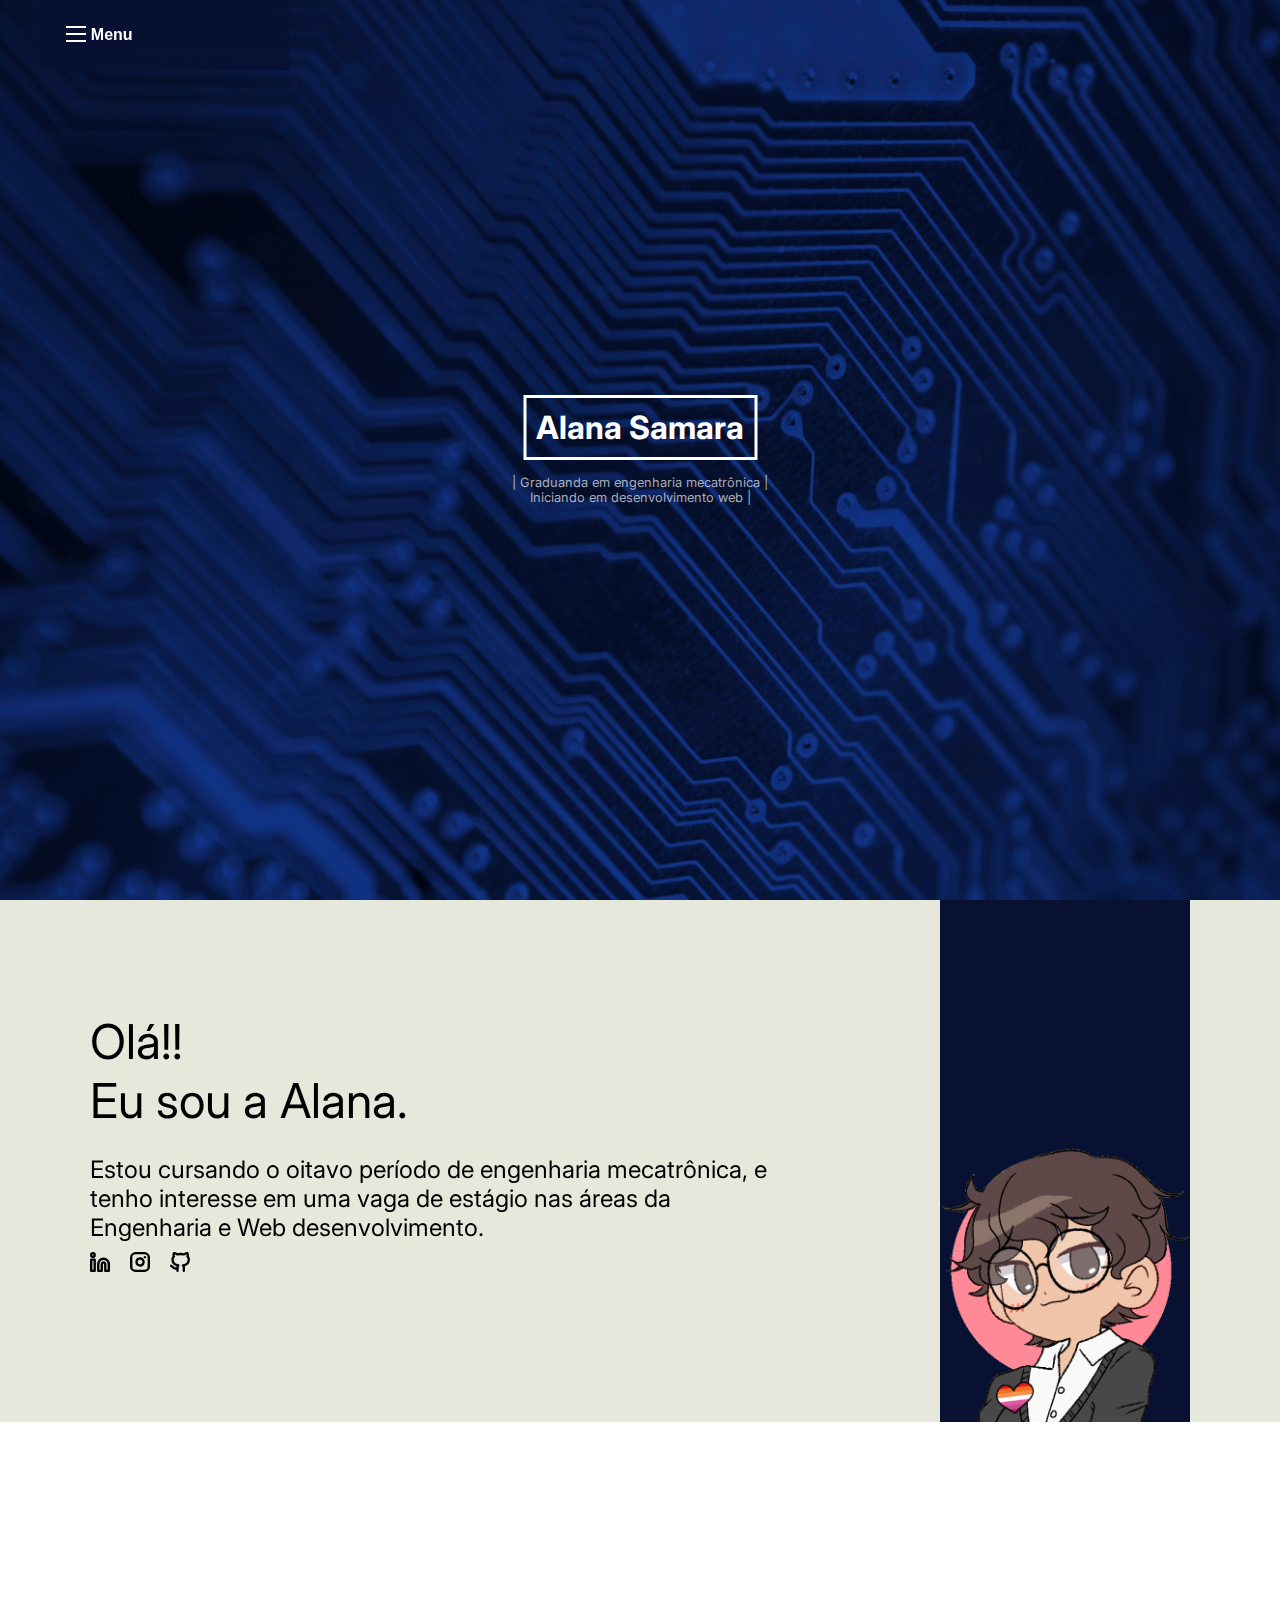
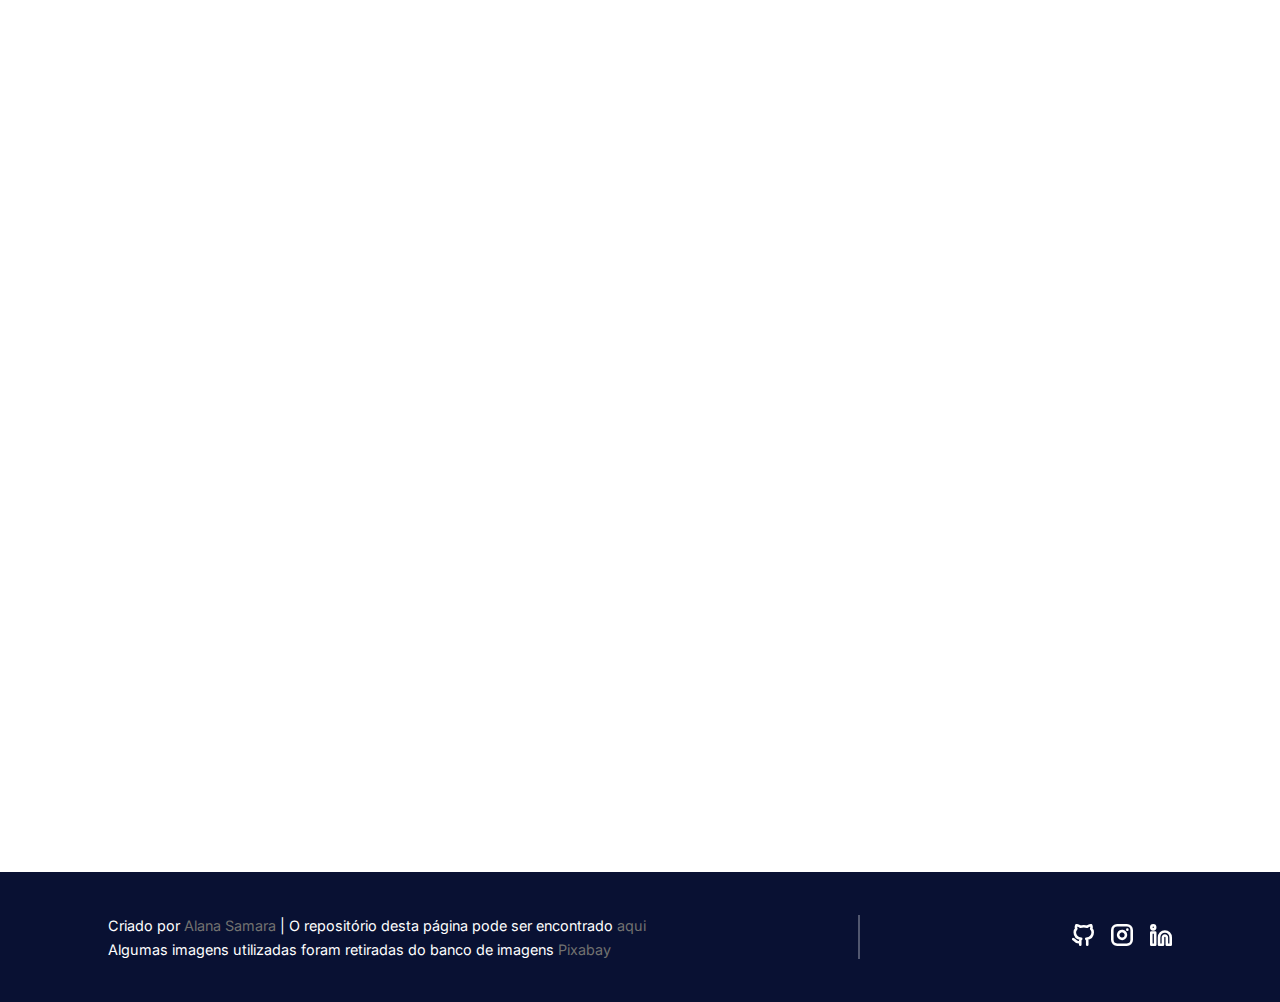
<file: index.html>
<!DOCTYPE html>
<html lang="pt-BR">
<head>
  <meta charset="UTF-8">
  <meta name="viewport" content="width=device-width, initial-scale=1.0">
  <title>Portfólio | Alana Samara</title>
  <link rel="stylesheet" href="style.css">
  <link rel="stylesheet" href="media-query.css">
  <link rel="shortcut icon" href="img/favicon.ico" type="image/x-icon">
  <link
    rel="stylesheet"
    href="https://cdnjs.cloudflare.com/ajax/libs/animate.css/4.1.1/animate.min.css"
  />
</head>
<body>

  <header>  
    <nav id="nav">
      <button aria-label="Abrir Menu" id="btn-mobile" aria-haspopup="true" aria-controls="menu" aria-expanded="false">
        <span id="burguer"> </span> Menu
      </button>

      <ul id="menu" role="menu">
        <li><a href="#inicio">Inicio</a></li>
        <li><a href="#resumo">Resumo</a></li>
        <li><a href="#sobre">Sobre</a></li>
        <li><a href="#qualificacoes">Qualificações</a></li>
        <li><a href="#habilidades">Habilidades</a></li>
        <li><a href="#projetos">Projetos</a></li>
        <li><a href="#contato">Contato</a></li>
      </ul>
    </nav>
  </header>

  <main>

    <div id="inicio" >
      <div>
        <h1 >Alana Samara</h1>
        <p >| Graduanda em engenharia mecatrônica | Iniciando em desenvolvimento web |</p>
      </div>
    </div>

    <section class="sec-resumo" id="resumo">

      <div class="resumo">

        <div data-anime="left" class="resumo-titulo">
          <h1>Olá!! <br> Eu sou a <br> Alana.</h1>
        </div>

        <div class="social" data-anime="left">

          <div class="resumo-titulo-query">
            <h1>Olá!! <br> Eu sou a Alana.</h1>
          </div>

          <div class="texto-inicial-query">

            <p>Estou cursando o oitavo período de engenharia mecatrônica, e tenho interesse em uma vaga de estágio nas áreas da Engenharia e Web desenvolvimento.</p>
  
          </div>

          <div class="icons-resumo">
            <a href="https://www.linkedin.com/in/alana-samara-732297208/" target="_blank" rel="external" ><img src="img/linkedin.svg" alt="linkedin-icon"></a>
            <a href="https://www.instagram.com/alana237samara/?next=%2F" target="_blank" rel="external"><img src="img/instagram.svg" alt="instagram-icon"></a>
            <a href="https://github.com/AlanaSamara" target="_blank" rel="external"><img src="img/github.svg" alt="github-icon"></a>
          </div>

          <div class="icons-resumo-query">
            <a href="https://www.linkedin.com/in/alana-samara-732297208/" target="_blank" rel="external" ><img src="img/linkedin-black-icon.svg" alt="linkedin-icon"></a>

            <a href="https://www.instagram.com/alana237samara/?next=%2F" target="_blank" rel="external"><img src="img/instagram-black-icon.svg" alt="instagram-icon">
            </a>
            <a href="https://github.com/AlanaSamara" target="_blank" rel="external"><img src="img/github -black-icon.svg" alt="github-icon"></a>
          </div>

    

          <img class="avatar" src="img/avatar.png" alt="Avatar ilustração">
          
        </div>

        <div class="avatar-query" data-anime="left">

          <div><img src="img/avatar.png" alt="Avatar ilustração"></div>

        </div> 

        <div class="texto-inicial">

          <p data-anime="top">Estou cursando o oitavo período de engenharia mecatrônica, e tenho interesse em uma vaga de estágio nas áreas da Engenharia e Web desenvolvimento.</p>

        </div>

      </div>
      
    </section>


    <section class="sec-sobre">

      <div id="sobre">

        <img class="foto-query" data-anime="top" src="img/foto.png" alt="Foto">

        <div class="sobre">
          
          <h2 data-anime="top">Sobre mim...</h2>
        
          <img class="foto" data-anime="top" src="img/foto.png" alt="Foto">
        
          <p data-anime="top">Meu nome é Alana Samara, sou graduanda em engenharia mecatrônica na UNIT - Centro Universitário Tiradentes e apaixonada por tecnologia. Além da graduação estou focada em estudar tecnologias front-end e tenho desenvolvido alguns projetos nessa área. Atualmente sou assessora de marketing na Nordestek EJ.</p>
        
          <a data-anime="top" href="documents/AlanaSamaraCV.pdf" download="AlanaSamaraCV.pdf" type="application/pdf" target="_blank" rel="external">Download CV</a>
        
        </div>

      </div>

    </section>

    <section class="sec-qualificacoes">

      <div class="qualificacoes" id="qualificacoes" data-anime="top">

        <h2>Minhas qualificações</h2>
      
      </div>

      <div class="container-cards" data-anime="top">

        <button class="arrow-left control" aria-label="Previous Image"> <img src="img/arrow-left.svg" alt=""></button>

        <div class="cards-wrapper">

          <div class="cards">

            <div class="item current-item">

              <h3>Unit</h3>
              <p>Julho 2019 - Julho 2024</p>

              <div class="item-content">
  
                <div class="item-content-image">
  
                  <div>
                    <img src="img/graduation.png" alt="Graduation Icon">
                  </div>
                  
                  <span></span>
  
                </div>
  
                <div class="item-content-text">
  
                  <h4>Graduação em Engenharia Mecatrônica</h4>
  
                  <span></span>
  
                  <p>Atualmente cursando o oitavo período de engenharia mecatrônica na UNIT - Centro Universitário Tiradentes no estado de Alagoas.</p>
  
                </div>

              </div>

            </div>

            <div class="item">
              
              <h3>Digital Innovation One</h3>
              <p>24 de Outubro de 2021</p>

              <div class="item-content">
  
                <div class="item-content-image">

                  <div>
                    <img src="img/studdy.png" alt="Studdy Icon">
                  </div>
                  
                  <span></span>
  
                </div>
  
                <div class="item-content-text">
  
                  <h4> Introdução a criação de websites
                    com HTML5 e CSS3 </h4>
  
                  <span></span>
  
                  <p>Curso de
                    Introdução a criação de websites
                    com HTML5 e CSS3, com carga horária de 6 horas concluido em 24 de Outubro de 2021.</p>
  
                </div>
              </div>

              <a href="https://drive.google.com/file/d/1GSGkx7YcrblMateMHSgoZwvO9tkRYPZS/view?usp=share_link" target="_blank" rel="external">

                <img src="img/certificate-icon.svg" alt="Certificado Icon">

                <p>Abrir certificado</p>

              </a>

            </div>

            <div class="item">
              
              <h3>HACKatie</h3>
              <p>Outubro  de 2021</p>
 
              <div class="item-content">
  
                <div class="item-content-image">
  
                  <div>
                    <img src="img/congrats.png" alt="Congrats Icon">
                  </div>
                  
                  <span></span>
  
                </div>
  
                <div class="item-content-text">
  
                  <h4>Maratona de Programação HACKatie </h4>
  
                  <span></span>
  
                  <p> Terceiro lugar na maratona de programação HACKatie    realizada pelo
                    projeto de extensão Katie, pertencente ao Instituto de Computação
                    da Universidade Federal de Alagoas - Campus Maceió, entre os dias
                    1 e 29 de outubro de 2021, com carga horária de 30 horas.</p>
  
                </div>
              </div>

              <a href="https://drive.google.com/file/d/10h1vCpUHm1vv51cq-CuoaEVWWRhAGezl/view?usp=share_link" target="_blank" rel="external">

                <img src="img/certificate-icon.svg" alt="Certificado Icon">

                <p>Abrir certificado</p>

              </a>

            </div>

            <div class="item">
              
              <h3>Curso em Video</h3>
              <p>Aguardando certificado</p>

              <div class="item-content">
  
                <div class="item-content-image">
  
                  <div>
                    <img src="img/studdy.png" alt="Studdy Icon">
                  </div>
                  
                  <span></span>
  
                </div>
  
                <div class="item-content-text">
  
                  <h4>Curso de JavaScript</h4>
  
                  <span></span>
  
                  <p>Curso de
                    JavaScript Patrocinado pelo Google, ministrado pelo professor   <a href="https://github.com/gustavoguanabara" target="_blank" rel="external">Gustavo Guanabara</a>  na plataforma de cursos, <a href="https://www.cursoemvideo.com/" target="_blank" rel="external">Curso em video</a>.</p>
  
                </div>
              </div>

            </div>

            <div class="item">
              
              <h3>Curso em Video</h3>
              <p>Aguardando certificado</p>

              <div class="item-content">
  
                <div class="item-content-image">
  
                  <div>
                    <img src="img/studdy.png" alt="Studdy Icon">
                  </div>
                  
                  <span></span>
  
                </div>
  
                <div class="item-content-text">
  
                  <h4>Curso de Html5 e Css3</h4>
  
                  <span></span>
  
                  <p>Curso de
                    Html5 e Css3 dividido em 5 módulos, ministrado pelo professor <a href="https://github.com/gustavoguanabara" target="_blank" rel="external">Gustavo Guanabara</a> na plataforma de cursos, <a href="https://www.cursoemvideo.com/" target="_blank" rel="external">Curso em video</a>. Atualmente 4 módulos de 5 foram concluídos.</p>
  
                </div>
              </div>

            </div>

            <div class="item">
              
              <h3>Digital Innovation One</h3>
              <p>24 de Outubro de 2021</p>

              <div class="item-content">
  
                <div class="item-content-image">

                  <div>
                    <img src="img/studdy.png" alt="Studdy Icon">
                  </div>
                  
                  <span></span>
  
                </div>
  
                <div class="item-content-text">
  
                  <h4> Introdução ao Git e ao GitHub
                  </h4>
  
                  <span></span>
  
                  <p>Curso de
                    Introdução ao Git e ao GitHub, com carga horária de 5 horas concluido em 26 de Outubro de 2021.</p>
  
                </div>
              </div>

              <a href="https://drive.google.com/file/d/1nxEGlVHGbeZEZyqa8mxr5dJ-YHuzvsdc/view?usp=share_link" target="_blank" rel="external">

                <img src="img/certificate-icon.svg" alt="Certificado Icon">

                <p>Abrir certificado</p>

              </a>

            </div>

            <div class="item">
              
              <h3>Unit</h3>

              <p>Novembro de 2021</p>

              <div class="item-content">
  
                <div class="item-content-image">
  
                  <div>
                    <img src="img/studdy.png" alt="Studdy Icon">
                  </div>
                  
                  <span></span>
  
                </div>
  
                <div class="item-content-text">
  
                  <h4>9ª Semana de Pesquisa
                    - SEMPESq</h4>
  
                  <span></span>
  
                  <p> Participação da 9ª Semana de Pesquisa
                    - SEMPESq, promovida pela Coordenação de Pesquisa do Centro Universitário
                    Tiradentes - Unit/AL, realizada no período de 08 a 12 de novembro de 2021, com carga
                    horária de 30h.
                    </p>
  
                </div>
              </div>

              <a href="https://drive.google.com/file/d/1slUssch2z5iqGOuBf_5K6DU5u8qbSxMh/view?usp=share_link" target="_blank" rel="external">

                <img src="img/certificate-icon.svg" alt="Certificado Icon">

                <p>Abrir certificado</p>

              </a>
              
            </div>


          </div>
        </div>

        <button class="arrow-right control" aria-label="Next Image"> <img src="img/arrow-right.svg" alt=""></button>

      </div>

    </section>  


    <section class="sec-habilidades" id="habilidades">

      <div class="habilidades" data-anime="top">
        <div class="content-habilidades">

          <h2>Skills</h2>
          <p>Algunas das tecnologias que mais gosto de utilizar e/ou estou estudando</p>

          <div class="container-skills">

            <div class="limite-top"></div>

            <div class="skills-gallery">
    
              <div class="skill">

                <div class="skill-content-image">
    
                  <img src="img/javascript-programming-language-icon.svg" alt="JavaScript Icon ">
                  
  
                </div>
  
                <div class="skill-content-text">
  
                  <h4>JavaScript</h4>

                  <div></div>
  
                  <p> É uma linguagem de programação. Juntamente com HTML e CSS, o JavaScript é uma das três principais tecnologias da World Wide Web.</p>
  
                </div>
  
              </div>  
              
              <div class="skill">

                <div class="skill-content-image">
    
                  <img src="img/html-icon.svg" alt="Html5 Icon">
                  
  
                </div>
  
                <div class="skill-content-text">
  
                  <h4>Html5</h4>

                  <div></div>
  
                  <p>Linguagem de marcação utilizada para construção de páginas na Web.</p>
  
                </div>
  
              </div> 

              <div class="skill">

                <div class="skill-content-image">
    
                  <img src="img/css-icon.svg" alt="Css3 Icon">
                  
  
                </div>
  
                <div class="skill-content-text">
  
                  <h4>Css3</h4>

                  <div></div>
  
                  <p> Cascading Style Sheet ou CSS é usado para estilizar elementos escritos em uma linguagem de marcação como HTML.</p>
  
                </div>
  
              </div> 


              <div class="skill">

                <div class="skill-content-image">
    
                  <img src="img/figma-icon.svg" alt="Figma Icon">
                  
  
                </div>
  
                <div class="skill-content-text">
  
                  <h4>Figma</h4>

                  <div></div>
  
                  <p>É um editor gráfico de vetor e prototipagem de projetos de design baseado principalmente no navegador web.</p>
  
                </div>
  
              </div> 

              <div class="skill">

                <div class="skill-content-image">
    
                  <img src="img/python.svg" alt="Python Icon">
                  
  
                </div>
  
                <div class="skill-content-text">
  
                  <h4>Python</h4>

                  <div></div>
  
                  <p>É uma linguagem de programação de alto nível e de uso geral. Sua filosofia de design enfatiza a legibilidade do código com o uso de recuo significativo.</p>
  
                </div>
  
              </div> 

              <div class="skill">

                <div class="skill-content-image">
    
                  <img src="img/github-icon-branco.svg" alt="Github Icon">
                  
  
                </div>
  
                <div class="skill-content-text">
  
                  <h4>Github</h4>

                  <div></div>
  
                  <p>É uma plataforma de hospedagem de código-fonte e arquivos com controle de versão usando o Git.</p>
  
                </div>
  
              </div> 

              <div class="skill">

                <div class="skill-content-image">
    
                  <img src="img/git-icon.svg" alt="Git Icon">
                  
  
                </div>
  
                <div class="skill-content-text">
  
                  <h4>Git</h4>

                  <div></div>
  
                  <p> É um sistema de controle de versões distribuído, usado principalmente no desenvolvimento de software.</p>
  
                </div>
  
              </div> 

              <div class="skill skill-end">

                <div class="skill-content-image">
    
                  <img src="img/led.svg" alt="Led Icon">
                  
  
                </div>
  
                <div class="skill-content-text">
  
                  <h4>Eletrônica Digital</h4>

                  <div></div>
  
                  <p>É o uso de sinais elétricos em duas tensões para representar valores binários.</p>
  
                </div>
  
              </div> 
  
            </div>

            <div class="limite-bottom"></div>
    
          </div>

        </div>
      </div>

    </section>

    <section class="sec-projetos">

      <div class="projetos" id="projetos" data-anime="top">

        <h2>Alguns dos meus projetos</h2>

        <div class="group">

          <div class="circle-group">

            <div class="circle">
              <div class="preencher1"></div>
            </div>
            
            <div class="linha"></div>

            <div class="circle">
              <div class="preencher2"></div>
            </div>

            <div class="linha"></div>

            <div class="circle">
              <div class="preencher3"></div>
            </div>

          </div>

          <h2 class="escrever">Estudos</h2>

        </div>

        <div class="container-projetos">

          <button class="but-left control-projetos" aria-label="Previous Image"> <img src="img/arrow-left.svg" alt=""></button>

          <div class="projetos-wrapper">

            <div class="projetos-gallery">

              <div class="projeto current-projeto">

                <a href="https://pixabay.com/pt/users/mammela-686310/?utm_source=link-attribution&amp;utm_medium=referral&amp;utm_campaign=image&amp;utm_content=994910"  target="_blank" rel="external"> 

                  <img src="img/android-foto.jpg" alt="Android Imagem"> 
                </a>

                <h3>Projeto Android</h3>

                <p>Página desenvolvida como um desafio durante o curso de HTML5 e CSS3 do <a href="https://www.cursoemvideo.com/" target="_blank" rel="external">Curso em video</a> ministrado pelo professor <a href="https://github.com/gustavoguanabara" target="_blank" rel="external">Gustavo Guanabara</a>. </p>

                <div>
                  <a href="https://alanasamara.github.io/Projetos-Front-end/android/index.html" target="_blank" rel="external"  class="primeiro-but"> <img src="img/page-button.svg" alt="Web Page Icon"> Página do projeto</a>
                  
                  <a href="https://github.com/AlanaSamara/Projetos-Front-end" target="_blank" rel="external"  class="segundo-but"> <img src="img/github-button.svg" alt="Github Icon"> Repositório do projeto</a>
                </div>
              
              </div>

              <div class="projeto">

                <img src="img/somador-image.jpeg" alt="">

                <h3>Somador de binário</h3>

                <p> Montagem de um somador de binário com o PIC18f4550 para a feivest 2022, montagem feita incialmente no software simulador Proteus e posteriormente em protoboard </p>

                <div class="but-unico" >
                  <a href="https://drive.google.com/file/d/1D3JoPN9ylQHZ73M3e829uXjRt6taJ0MO/view?usp=share_link" target="_blank"
                  rel="external" class="primeiro-but" >

                     <img src="img/image-icon.svg" alt="Web Page Icon"> 
                     Montagem no Proteus

                  </a>

                </div>
              
              </div>

              <div class="projeto">

                <a href="https://pixabay.com/pt/users/jorgeribas-1283080/?utm_source=link-attribution&amp;utm_medium=referral&amp;utm_campaign=image&amp;utm_content=1049943" target="_blank" rel="external"> 

                 <img src="img/cordel.jpg" alt="Cordel Imagem">
                 </a>

                <h3>Projeto Cordel</h3>

                <p>Página desenvolvida como um desafio durante o curso de HTML5 e CSS3 do <a href="https://www.cursoemvideo.com/" target="_blank" rel="external">Curso em video</a> ministrado pelo professor <a href="https://github.com/gustavoguanabara" target="_blank" rel="external">Gustavo Guanabara</a>. </p>

                <div>
                  <a href="https://alanasamara.github.io/Projetos-Front-end/cordel/index.html" target="_blank" rel="external" class="primeiro-but"> <img src="img/page-button.svg" alt="Web Page Icon"> Página do projeto</a>
                  
                  <a href="https://github.com/AlanaSamara/Projetos-Front-end" target="_blank" rel="external"  class="segundo-but"> <img src="img/github-button.svg" alt="Github Icon"> Repositório do projeto</a>
                </div>
              
              </div>

              <div class="projeto">

                <img src="img/portfolio-image.jpg" alt=" Portifólio imagem">

                <h3>Meu portfólio</h3>

                <p> Site criado para compilar trabalhos e projetos desenvolvidos por mim, buscando demonstrar minhas habilidades, competências, qualificações e experiências.</p>

                <div class="but-unico">
                  <a href="https://github.com/AlanaSamara/AlanaSamara.github.io" target="_blank" rel="external"  class="segundo-but"> <img src="img/github-button.svg" alt="Github Icon"> Repositório do projeto</a>

                </div>
              
              </div>

              <div class="projeto">

                <span>
                  <img src="img/working-time-icon.svg" alt="Em breve Icon">
                </span>

                <h3>Em breve...</h3>

                <p>Em breve...</p>

              </div>

            </div>

          </div>

          <button class="but-right control-projetos" aria-label="Next Image"> <img src="img/arrow-right.svg" alt=""></button>

        </div>
    
      
      </div>

    </section>

    <section class="sec-contato">

      <div class="contato" id="contato" data-anime="top">
        
        <h2>Entre em contato</h2>
        <p>Gostou do meu portfólio? me manda uma mensagem!!</p>

        <div class="mapa">

          <div class="icon-mapa">
            <img src="img/map-icon.svg" alt="Mapa Icon">
            <p>Localização</p>
          </div>

          <iframe src="https://www.google.com/maps/embed?pb=!1m18!1m12!1m3!1d15741.916136000516!2d-35.560859079809546!3d-9.466995625934327!2m3!1f0!2f0!3f0!3m2!1i1024!2i768!4f13.1!3m3!1m2!1s0x7011631aba9ff9f%3A0x6ddb31ed85dc2c10!2sParipueira%2C%20AL%2C%2057935-000!5e0!3m2!1spt-BR!2sbr!4v1672538578021!5m2!1spt-BR!2sbr"
           style="border:0;" allowfullscreen="" sandbox="allow-scripts" loading="lazy" referrerpolicy="no-referrer">
  
           [Seu navegador não é compativel com esse conteúdo, acesse o link para visualizar:
           <a href="https://goo.gl/maps/3JqQ7uhecbib41GE9" target="_blank" rel="external"> Localização</a>]
          </iframe>

        </div>

        <div class="form-contato">

          <p>Formulário de contato</p>

          <form action="https://api.staticforms.xyz/submit" method="post">

            <label for="name"></label>

            <input type="text" name="name" id="name" placeholder="Nome*" autocomplete="off" required>

            <label for="email"></label>

            <input type="email" name="email" id="email" placeholder="Email*" autocomplete="off" required>

            <label for="message"></label>

            <textarea name="message" id="message" cols="30" rows="10" placeholder="Mensagem*" required></textarea>

            <button type="submit"> <img src="img/send-icon.svg" alt="Send Icon"> Enviar Mensagem</button>

            <input type="hidden" name="accessKey" value="1d275f65-ae4f-4f2c-8e59-59d916d22298">
            <input type="hidden" name="redirectTo" value="https://alanasamara.github.io/obrigada.html">

          </form>

        </div>

        <div class="contato-mail-phone">

          <div class="contato-icone">

            <img src="img/mail-icon.svg" alt="Email Icon">

            <p>Envie um email</p>

            <a href="mailto:alana.samara.br@gmail.com" target="_blank" rel="external">alana.samara.br@gmail.com</a>
          </div>

          <div class="contato-icone"> 

            <img src="img/phone-icon.svg" alt="Telefone Icon">
            <p>Chamada ou whatsapp</p>

            <a href="tel:82993689600" target="_blank" rel="external">(+55) 82 993689600</a>
          </div>

        </div>

      </div>

    </section>
  </main>

  <footer>

    <div class="foo-text">
      <p>
        Criado por <a href="https://github.com/AlanaSamara" target="_blank" rel="external">Alana Samara</a> | O repositório desta página pode ser encontrado <a href="https://github.com/AlanaSamara/AlanaSamara.github.io" target="_blank" rel="external">aqui</a>
      </p>

      <p>
        Algumas imagens utilizadas foram retiradas do banco de imagens <a href="https://pixabay.com/pt//?utm_source=link-attribution&amp;utm_medium=referral&amp;utm_campaign=image&amp;utm_content=994910" target="_blank" rel="external">Pixabay</a>
      </p>

    </div>

    <span></span>

    <div class="foo-redes">

      <a href="https://github.com/AlanaSamara" target="_blank" rel="external"><img src="img/github.svg" alt="Github Icon"></a>

      <a href="https://www.instagram.com/alana237samara/?next=%2F" target="_blank" rel="external"><img src="img/instagram.svg" alt="Instagram Icon"></a>

      <a href="https://www.linkedin.com/in/alana-samara-732297208/" target="_blank" rel="external"><img src="img/linkedin.svg" alt="Linkedin Icon"></a>

    </div>
  </footer>


  

  <script src="script.js"></script>
</body>
</html>
</file>
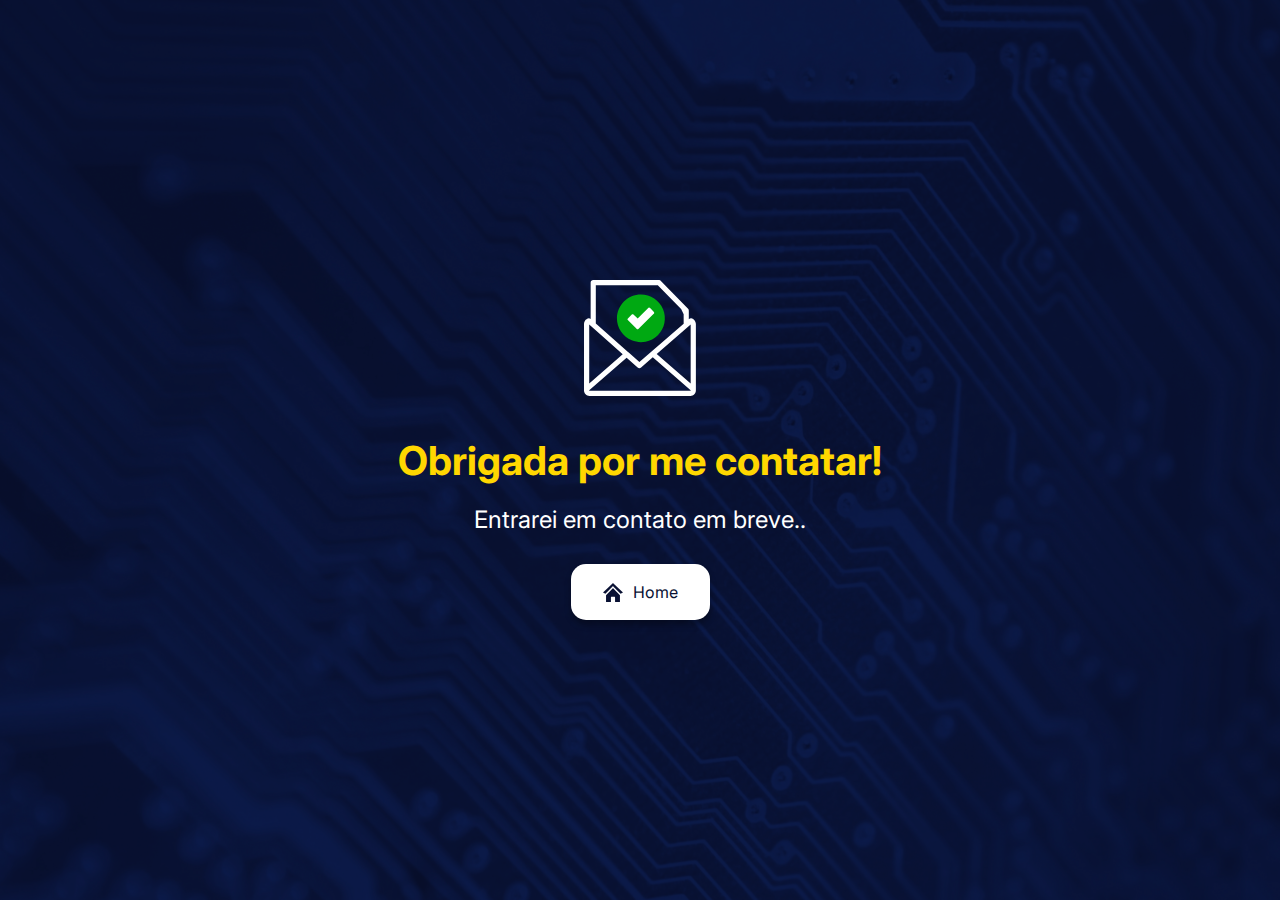
<file: obrigada.html>
<!DOCTYPE html>
<html lang="ept-br">
<head>
  <meta charset="UTF-8">
  <meta http-equiv="X-UA-Compatible" content="IE=edge">
  <meta name="viewport" content="width=device-width, initial-scale=1.0">
  <link rel="stylesheet" href="style.css">
  <link rel="stylesheet" href="media-query.css">
  <title>Obrigado!!</title>
</head>
<body class="bg-obrigado">

  <div>
    <img src="img/email-received-icon.svg" alt="">

    <h1>Obrigada por me contatar!</h1>
  
    <p>Entrarei em contato em breve..</p>
    
    <a href="index.html"> <img src="img/homepage-icon.svg" alt="homepage-icon"> Home</a>
  </div>


</body>
</html>
</file>
<file: style.css>
@charset "UTF-8";

@import url('https://fonts.googleapis.com/css2?family=Inter:wght@400;500;600;700&display=swap');

*{
  margin: 0;
  padding: 0;
  box-sizing: border-box;
}

:root{
  --cor-de-destaque: #091133;
  --cor-intermediaria: #E5E8DB;
  --cor-clara: #FFFFFF;

  --fonte-padrao: 'Inter', sans-serif;
}

body{
  font-family: var(--fonte-padrao);
  background-color: var(--cor-de-destaque);
  scrollbar-width: 7px; 
  scrollbar-color: var(--cor-de-destaque) #c4c7bd;
}

body::-webkit-scrollbar {
  width: 7px;
}

body::-webkit-scrollbar-track {
  background: white;
}

body::-webkit-scrollbar-thumb {
  background-color: #81837e ;
}


h2{
  font-size: 1.9rem;
  font-weight: 400;
}


/* menu/cabeçalho */

header{
  width: 170px;
  position: fixed;
  background-color: #091133e8;
  overflow: hidden;
  z-index: 1000;
  padding: 10px;
  backdrop-filter: blur(2px);
}

header > ul{
  background-color: #091133e0;
  backdrop-filter: blur(2px);
}

#btn-mobile{    /* Estilização do botão Hamburguer */
  display: flex;
  width: 100%;
  padding: 1rem 1rem;
  font-size: 1rem;
  border: none;
  background: none;
  cursor: pointer;
  gap: .5rem;
  color: var(--cor-clara);
  font-weight: bold;
  column-gap: .3rem;
}

#burguer{
  color: var(--cor-clara);
  border-top: 2px solid;
  width: 20px;
}

#burguer::after, #burguer::before{
  content: '';
  display: block;
  width: 20px;
  height: 2px;
  background: currentColor;
  margin-top: 5px;
  transition: .3s;
  position: relative;
}

#nav.active #burguer{
  border-top-color: transparent;
}

#nav.active #burguer::before{
  transform: rotate(135deg);
}

#nav.active #burguer::after{
  transform: rotate(-135deg);
  top: -7px;
}

#menu{         /* Menu surgindo */
  display: block;
  transition: .6s;
  height: 0px;
  overflow: hidden;
}

#nav.active #menu{
  height: 520px;
}

#menu li{
  list-style: none;
  padding: 1.5rem 0;
  margin: 0 1rem;
  border-bottom: 2px solid rgba(255, 255, 255, 0.185);
}

#menu > li > a{
  text-decoration: none;
  color: white;

  transition: all .3s ease-in-out;
}


/* pagina inicial */

#inicio{
  position: relative;
  height: 100vh;
  background: var(--cor-de-destaque) url("./img/fundo-pagina-inicial.jpg") center center/cover no-repeat fixed;
}

#inicio div{
  width: 265px;
  position: absolute;
  left: 50%;
  top: 50%;

  transform: translate(-50%, -50%);

  display: flex;
  flex-direction: column;
  align-items: center;
}

#inicio h1{
  width: fit-content;
  color: white;
  border: 3px solid white;
  margin-bottom: 15px;
  padding: 10px;

  animation: surgir 2s;
}

#inicio p{
  color: rgba(255, 255, 255, 0.658);
  text-align: center;
  font-size: 0.8rem;

  animation: surgir 2s;
}

@keyframes surgir{ /* Animação de surgir tela de inicio */
  0%{
    opacity: 0;
    transform: translate3d( 0, -20px, 0);
  }
  50%{
    opacity: 0;
    transform: translate3d( 0, -20px, 0);
  }
  100%{
    opacity: 1;
    transform: translate3d( 0, 0, 0);
  }
}

/* sessão resumo */

.sec-resumo{
  background-color: var(--cor-de-destaque);
  margin-top: 72px;
}

.resumo{
  background-color: var(--cor-de-destaque);
  display: flex;
  flex-direction: column;
  align-items: stretch;
  padding-top: 40px;
}

.resumo-titulo h1{
  color: white;
  font-size: 3.7rem;
  font-weight: normal;
  text-align: left;
  margin: 0px 40px;
}

.social{
  display: flex;
  flex-direction: row;
  justify-content: space-between;
  column-gap: 125px;
  margin: 0px 40px;
}

.resumo-titulo-query{
  display: none;
}

.texto-inicial-query{
  display: none;
}

.icons-resumo-query{
  display: none; 
}

.icons-resumo{
  display: flex;
  flex-direction: row;
  column-gap: 20px;
  height: fit-content;
}

.avatar-query{
  display: none;
}

.icons-resumo > a > img{
  width: 25px;
}

.avatar{
  width: 200px;
  margin-right: 0px 40px;
}

.texto-inicial{
  background-color: var(--cor-intermediaria);
  text-align: left;
  padding: 30px 20px;
  font-size: 1.5rem;
}

.texto-inicial p{
  color: black;
}

/* campo sobre */

.sec-sobre{
  padding: 72px 0px;
  background-color: var(--cor-clara);
}

.sobre {
  display: flex;
  flex-direction: column;
  justify-content: center;
  align-items: center;
  align-content: space-between;
  row-gap: 20px;
  padding-top: 40px;
  background-color: var(--cor-clara);
}

.foto-query{
  display: none;
}

.foto{
  width: 150px;
  border-radius: 50%;
  padding: 5px;
  background-color: var(--cor-de-destaque);
}

.sobre p{
  font-size: 1.5rem;
  margin: 0px 20px;
}

.sobre a{
  font-size: 1.2rem;
  text-decoration: none;
  margin-top: 20px;
  padding: 20px 40px;
  background-color: black;
  color: white;
  box-shadow: 0px 6px 5px rgba(0, 0, 0, 0.363);
} 

/* campo minhas qualificações */

.sec-qualificacoes{
  background-color: var(--cor-intermediaria);
  padding: 72px 0px ;
  display: flex;
  flex-direction: column;
  align-items: center;
  justify-content: center;
}

.qualificacoes{
  background-color: var(--cor-intermediaria);
  padding-top: 20px;
}

.qualificacoes > h2{
  padding: 10px 10px 25px 10px;
  text-align: center;
  border-bottom: 1px solid black;
}

/* Carousel */ 

.container-cards{
  position: relative;
  padding: 40px 20px 20px 20px;
  max-width: 480px;
  display: flex;
  flex-direction: row;
  justify-content: center;
  align-items: center;
  column-gap: 25px;
}

.cards-wrapper{
  overflow-x: auto;
  padding-bottom: 40px;      
  scrollbar-color: var(--cor-de-destaque) #c4c7bd;
}

.cards-wrapper::-webkit-scrollbar {
  height: 5px;
}

.cards-wrapper::-webkit-scrollbar-track {
  background: #c4c7bd;
  border-radius: 20px;
}

.cards-wrapper::-webkit-scrollbar-thumb {
  background-color: var(--cor-de-destaque) ;
  border-radius: 20px;
}

.cards{
  display: flex;
  flex-flow: nowrap;
}

.arrow-left, .arrow-right{
  text-align: center;
  cursor: pointer;
  border: none;
  background-color: transparent;
}

.arrow-left > img, .arrow-right > img{
  width: 20px;
}

.item{
  width: 100%;
  height: 455px;
  padding: 20px;
  flex-shrink: 0;
  display: flex;
  flex-direction: column;
  justify-content: center;
  align-items: center;
  row-gap: 10px;
}

.item > h3{
  font-size: 1.5rem;
  font-weight: normal;
}

.item > p{
  padding-bottom: 15px;
}

.item > a{
  background-color: transparent;
  padding: 18px 32px;
  margin-top: 20px;
  border: 2px solid var(--cor-de-destaque);
  border-radius: 20px;
  display: flex;
  flex-direction: row;
  column-gap: 10px;
  color: var(--cor-de-destaque);
  text-decoration: none;

  transition: all .3s ease-in-out;
}

.item > a > img{
  width: 1.7rem;
}

.item-content{
  display: flex;
  flex-direction: row;
  column-gap: 15px;
}

.item-content-image{
  display: flex;
  flex-direction: column;
  align-items: center;
}

.item-content-image > div{
  background-color: var(--cor-de-destaque);
  height: min-content;
  padding: 10px;
  border-radius: 50%;

  display: flex;
  align-items: center;
}


.item-content-image > div > img{
  height: 2.3rem;
  width: 2.3rem;
  border-radius: 5px;
}


.item-content-image > span{
  width: 1px;
  height: 100%;
  background-color: gray;
  border: 1px solid gray;
}

.item-content-text{
  display: flex;
  flex-direction: column;
  align-items: flex-start;
  align-content: stretch;
  row-gap: 15px;
}

.item-content-text > h4{
  font-weight: normal;
}

.item-content-text > span{
  width: 25%;
  height: 1px;
  background-color: var(--cor-de-destaque);
  border: 2px solid var(--cor-de-destaque);
}

.item-content-text > p > a{
  color: #525252;
  text-decoration: none;
}

/* campo minhas habilidades */

.sec-habilidades{
  padding: 100px 0px 80px 0px;
  background-color: var(--cor-intermediaria);
}

.habilidades{
  height: 640px;
  background-color: var(--cor-de-destaque);
  position: relative;
}

.content-habilidades{
  background-color: var(--cor-clara);
  width: 80%;
  height: 640px;
  padding: 80px 0px;
  box-sizing: content-box;
  position: absolute;
  left: 50%;
  top: 50%;

  transform: translate(-50%, -50%);

  display: flex;
  flex-direction: column;
  align-items: center;
}

.content-habilidades > h2{
  padding-bottom: 10px;
}

.content-habilidades > p{
  width: 300px;
  text-align: center;
  font-size: 1rem;
  margin-bottom: 20px;
  color: #727270;
}

.container-skills{
  width: 90%;
  height: 100%;
  position: relative;
  padding: 15px;
  display: flex;
  flex-direction: column;
  align-items: center;
  justify-content: center;
}

.limite-top{
  width: calc( 100% - 30px);
  height: 45px;
  background: linear-gradient(to top, transparent 0%, white 100%);

  position: absolute;
  top: 0;
  left: 0;

  transform: translate( 0, 0);
}

.skills-gallery{
  overflow: auto;
  max-height: 520px;
  scrollbar-width: 5px; 
  scrollbar-color: var(--cor-de-destaque) #c4c7bd;
}

.skills-gallery::-webkit-scrollbar {
  width: 5px;
}

.skills-gallery::-webkit-scrollbar-track {
  background: #c4c7bd;
  border-radius: 20px;
}

.skills-gallery::-webkit-scrollbar-thumb {
  background-color: var(--cor-de-destaque) ;
  border-radius: 20px;
}

.skill{
  margin: 0px 15px;
  padding: 40px 0px;
  display: flex;
  flex-direction: row;
  column-gap: 15px;
  border-bottom: 1px solid rgba(0, 0, 0, 0.158);
}

.skill-end{
  border-bottom: none;
}

.skill-content-image{
  background-color: var(--cor-de-destaque);
  box-shadow: 5px 5px 5px #0911333b;
  height: min-content;
  padding: 10px;
  border-radius: 5px;

  display: flex;
  align-items: center;
}

.skill-content-image > img{
  height: 2.7rem;
  width: 2.7rem;
  border-radius: 5px;
}

.skill-content-text{
  display: flex;
  flex-direction: column;
  row-gap: 10px;
}

.skill-content-text > div{
  width: 70px;
  background-color: var(--cor-de-destaque);
  border: 2px solid var(--cor-de-destaque);
}

.limite-bottom{
  width: calc( 100% - 30px);
  height: 45px;
  background: linear-gradient(to bottom, transparent 0%, white 100%);

  position: absolute;
  bottom: 0;
  left: 0;

  transform: translate( 0, 0);
}

/* campo meus projetos */

.sec-projetos{
  background-color: var(--cor-intermediaria);
  padding: 72px 0px;
}

.projetos > h2{
  text-align: center;
  padding: 20px 0px 40px 0px;
}

.group{
  display: flex;
  flex-direction: column;
  align-items: center;
  row-gap: 20px;
}

.escrever{
  font-size: 1.5rem;
}

.circle-group{
  display: flex;
  flex-direction: row;
  align-items: center;
  padding: 0px  40px 20px 40px;
  border-bottom: 1px solid black;
}

.circle{
  width: 17px;
  height: 17px;
  border: 2px solid var(--cor-de-destaque);
  border-radius: 50%;
  background-color: transparent;
  display: flex;
  align-items: center;
  justify-content: center;
}

.linha{
  width: 50px;
  height: 1px;
  background-color: var(--cor-de-destaque);
  border: 1px solid var(--cor-de-destaque);
}

.circle > div{
  width: 9px;
  height: 9px;
  border-radius: 50%;
}

.preencher1{
  background-color: #091133;
}

.container-projetos{
  position: relative;
  padding: 20px 80px;
  max-width: 640px;
  margin: 0 auto;
  display: flex;
  flex-direction: row;
  justify-content: center;
  align-items: center;
  column-gap: 25px;
}

.projetos-wrapper{
  overflow-x: hidden;
}

.projetos-gallery{
  display: flex;
  flex-flow: row nowrap;
}

.but-left, .but-right{
  text-align: center;
  cursor: pointer;
  border: none;
  background-color: transparent;
}

.but-left{
  position: absolute;
  top: 50%;
  left: 0px;

  transform: translate(0, -50%);
  margin-left: 30px;
}

.but-right{
  position: absolute;
  top: 50%;
  right: 0px;

  transform: translate( 0, -50%);
  margin-right: 30px;
}

.but-left > img, .but-right > img{
  width: 20px;
}

.projeto{
  width: 100%;
  height: 620px;
  padding: 20px;
  flex-shrink: 0;
  display: flex;
  flex-direction: column;
  justify-content: flex-start;
  align-items: center;
  background: linear-gradient(180deg, transparent 15%, white 15%);
  font-weight: normal;
}

.projeto > img{
  width: 250px;
  box-shadow: 0px 5px 6px rgba(0, 0, 0, 0.185);
  margin-bottom: 60px;
}

.projeto > a > img{
  width: 250px;
  box-shadow: 0px 5px 6px rgba(0, 0, 0, 0.185);
  margin-bottom: 60px;
}

.projeto > span{
  width: 250px;
  height: 150px;
  background-color: gray;
  display: flex;
  align-items: center;
  justify-content: center;
  box-shadow: 0px 5px 6px rgba(0, 0, 0, 0.185);
  margin-bottom: 60px;
}

.projeto > span > img{
  width: 100px;
}

.projeto > h3{
  padding-bottom: 20px;
  font-weight: normal;
}

.projeto > p{
  padding-bottom: 40px;
}

.projeto > p > a{
  color: #525252;
  text-decoration: none;
}

.projeto > div{
  width: 100%;
  display: flex;
  flex-direction: column;
  row-gap: 20px;
}

.but-unico{
  padding-top: 40px;
}

.projeto > div > a{
  text-decoration: none;
  padding: 18px 32px;
  border-radius: 10px;
  cursor: pointer;
  display: flex;
  flex-direction: row;
  align-items: center;
  justify-content: center;
  column-gap: 15px;
}

.projeto > div > a > img{
  width: 30px;
}

.primeiro-but{
  background-color: var(--cor-de-destaque);
  color: white;
}

.segundo-but{
  background-color: rgb(216, 216, 216);
  color: var(--cor-de-destaque);
}

/* campo de contato */

.sec-contato{
  background-color: var(--cor-clara);
  padding: 72px 0px;
  display: flex;
  align-items: center;
  justify-content: center;
}

.contato{
  width: 100%;
  display: flex;
  flex-direction: column;
  align-items: center;
}

.contato > h2{
  padding: 20px 0px 10px 0px;
}

.contato > p{
  width: 300px;
  text-align: center;
  font-size: 1rem;
  margin-bottom: 30px;
  color: #727270;
}

.mapa{
  width: 80%;
  margin-top: 20px;
}

.icon-mapa{
  display: flex;
  flex-direction: row;
  align-items: flex-start;
  column-gap: 10px;
  margin-bottom: 10px;
}

.icon-mapa > img{
  width: 20px;
}

iframe{
  width: 100%;
  height: 300px;
  border-radius: 10px;
} 

.form-contato{
  width: 80%;
}

.form-contato > p{
  padding: 40px 0px 30px 0px;
}

form{
  display: flex;
  flex-direction: column;
  align-items: flex-start;
  row-gap: 30px;
}

form > label{
  display: none;
}

form > input{
  width: 100%;
  padding-bottom: 10px;
  border: none;
  border-bottom: 2px solid gray;
  outline: none;

  transition: all .3s ease-in-out;
}

form > input:focus{
  border-bottom-color: var(--cor-de-destaque);
}

form > input:focus::placeholder{
  padding: 0px 0px 10px 5px;
}

form > textarea{
  width: 100%;
  border: none;
  border-bottom: 2px solid gray;
  outline: none;
  margin-bottom: 20px;

  transition: all .3s ease-in-out;
}

form > textarea::placeholder{
  font-family: var(--fonte-padrao);
} 

form > textarea:focus{
  border-bottom-color: var(--cor-de-destaque);
}

form > textarea:focus::placeholder{
  padding: 0px 0px 10px 5px;
}

form > button{
  width: 100%;
  padding: 18px 32px;
  background-color: var(--cor-de-destaque);
  border-radius: 15px;
  border: none;
  color: white;
  font-size: 1rem;
  box-shadow: 0px 5px 6px rgba(0, 0, 0, 0.404);
  cursor: pointer;

  display: flex;
  flex-direction: row;
  align-items: center;
  justify-content: center;
  column-gap: 10px;

  transition: all .3s ease-in-out;
}

form > button > img{
  width: 1.2rem;
}

.contato-mail-phone{
  width: 80%;
  margin-top: 50px;
  display: flex;
  flex-direction: row;
  align-items: center;
  justify-content: center;
  column-gap: 40px;
}

.contato-icone{
  display: flex;
  flex-direction: column;
  align-items: center;
  font-size: .9rem;
}

.contato-icone > a{
  color: #727270;
}

.contato-icone > img{
  width: 40px;
  margin-bottom: 10px;
}

/* footer */

footer{
  height: 130px;
  background-color: var(--cor-de-destaque);
  display: flex;
  flex-direction: row;
  align-items: center;
  justify-content: space-around;
  padding: 10px 20px;
  column-gap: 35px;
}

footer > span{
  height: 40%;
  width: 1px;
  border: 1px solid rgba(255, 255, 255, 0.295);
}

.foo-text{
  display: flex;
  flex-direction: column;
  row-gap: 7px;
}

.foo-text > p{
  color: white;
  font-size: .9rem;
}

.foo-text > p > a{
  color: #727270;
  text-decoration: none;
}

.foo-redes{
  display: flex;
  flex-direction: row;
  align-items: center;
  column-gap: 17px;
}

.foo-redes > a > img{
  width: 22px;
}

/* Configurando a página de agradecimento pelo preenchimento do forms */

.bg-obrigado{
  height: 100vh;
  background: var(--cor-de-destaque) url("./img/fundo-pagina-inicial.jpg") center center/cover no-repeat fixed;
}

.bg-obrigado > div{
  width: 100vw;
  height: 100vh;
  z-index: 1;
  background-color:#091133be;

  display: flex;
  flex-direction: column;
  align-items: center;
  justify-content: center;

}

.bg-obrigado > div > img{
  width: 7rem;
  padding-bottom: 40px;
}

.bg-obrigado > div > h1{
  padding: 0px 50px;
  font-size: 2.5rem;
  color: gold;
  margin-bottom: 20px;
  text-align: center;
}

.bg-obrigado > div > p{
  font-size: 1.5rem;
  color: white;
  margin-bottom: 30px;
}

.bg-obrigado > div > a{
  background-color: white;
  padding: 18px 32px;
  border-radius: 15px;
  text-decoration: none;
  color: var(--cor-de-destaque);
  font-size: 1rem;
  box-shadow: 0px 5px 6px rgba(0, 0, 0, 0.301);
  display: flex;
  flex-direction: row;
  align-items: center;
  justify-content: center;
  column-gap: 10px;
}

.bg-obrigado > div > a > img{
  width: 20px;
}
/*Animações de surgimento com o Scroll*/

[data-anime]{
  opacity: 0;
  transition: 1s;
}

[data-anime="left"]{
  transform: translate3d(-20px, 0, 0);
}

[data-anime="top"]{
  transform: translate3d( 0, -20px, 0);
}

[data-anime].animate{
  opacity: 1;
  transform: translate3d(0px, 0px, 0px);
}
</file>
<file: media-query.css>
@charset "UTF-8";

:root{
  --cor-de-destaque: #091133;
  --cor-intermediaria: #E5E8DB;
  --cor-clara: #FFFFFF;

  --fonte-padrao: 'Inter', sans-serif;
}

@media screen and (min-width: 768px) and (max-width: 992px)  { /* Tabllet*/

  body{
    background-color: var(--cor-intermediaria);
  }

  h2{
    font-size: 2rem;
  }

  header{
    width: 250px;
    margin-left: 40px;
  }

  #menu > li > a:hover{
    color: gray;
    padding-left: 10px;
  }

  .sec-resumo{
    height: 350px;
    display: flex;
    justify-content: flex-start;
    background-color: var(--cor-intermediaria);

    position: relative;
  }

  .resumo {
    background-color: var(--cor-intermediaria);
    padding: 0px;
  }

  .social{
    width: 55%;
    display: flex;
    flex-direction: column;
    margin: 0px 0px 0px 60px;
  }

  .icons-resumo{
    display: none; 
  }
  
  .icons-resumo-query{
    display: flex;
    flex-direction: row;
    column-gap: 20px;
    height: fit-content;
  }

  .icons-resumo-query > a > img{
    width: 20px;
  }

  .texto-inicial{
    display: none;
  }

  .resumo-titulo{
    display: none;
  }

  .avatar{
    display: none;
  }

  .resumo-titulo-query{
    display: block;
  }

  .resumo-titulo-query > h1{
    font-weight: normal;
    color: black;
  font-size: 2.5rem;
  text-align: left;
  margin: 40px 0px 25px 0px;
  }

  .texto-inicial-query{
    display: block;
    padding: 0px;
  }

  .texto-inicial-query > p{
    text-align: left;
  font-size: 1.2rem;
  margin-bottom: 10px;
  }

  .avatar-query{
    width: 210px;
    height: 422px;
    margin-right: 60px;
    display: block;
    background-color: var(--cor-de-destaque);

    position: absolute;
  right: 0;
  bottom: 0;
  transform: translate(0, 0);
  }

  .avatar-query > div{
    height: 100%;
    display: flex;
    align-items: flex-end;
    justify-content: center;
  }

  .avatar-query > div > img{
    width: 100%;
  }

  /* campo sobre */

  .sec-sobre{
    height: 550px;
  }

  #sobre{
    height: fit-content;
    display: flex;
    flex-direction: row;
    align-items: center;
    justify-content: space-around;
    column-gap: 40px;
    padding: 0px 60px;
  }

  .foto-query{
    display: block;
    width: 30%;
  border-radius: 50%;
  padding: 5px;
  background-color: var(--cor-de-destaque);
  }

  .foto{
    display: none;
  }

  .sobre{
    width: 60%;
    display: flex;
    flex-direction: column;
    align-items: flex-start;
  }

  .sobre > p{
    font-size: 1.2rem;
    margin: 0px;
  }

  .sobre > a{
    margin-top: 10px;
    padding: 18px 32px;
  }

  /* campo minhas qualificações */

  .container-cards{
    padding: 0px;
    column-gap: 60px;
    max-width: 740px;
    margin: 0px 60px;
  }

  .cards-wrapper{
    padding-bottom: 20px;      
  }

  .arrow-left > img, .arrow-right > img{
    width: 30px;
  }

  .item > p{
    padding-bottom: 20px;
  }

  .item > a:hover{
    background-color: rgba(255, 255, 255, 0.562);
  }


  /* campo minhas habilidades */

  .sec-habilidades{
    padding: 100px 0px;
    background-color: var(--cor-intermediaria);
  }

  .content-habilidades{
  padding: 80px 0px;
  }

  .container-skills{
    height: 100%;
  }

  .skills-gallery{
    max-width: 500px;
  }

  .limite-top{
    width: calc( 100% - 90px);
  
  }

  .limite-bottom{
    width: calc( 100% - 90px);
  }

  /* campo meus projetos */

  .container-projetos{
    padding: 20px 130px;
  }

  .projetos{
    display: flex;
    flex-direction: column;
    align-items: center;
    justify-content: center;
  }

  .projeto{
    height: 550px;
  }

  .projeto > p{
    padding-bottom: 20px;
  }

  .but-left > img, .but-right > img{
    width: 30px;
  }

  .projeto > a > img{
    margin-bottom: 30px;
  }

  /* campo de contato */

  .contato{
    width: 700px;
  }

  form > button:hover{
    background-color: #091133e8;
    backdrop-filter: blur(2px);
  }

  /* pagina de agradecimento */

  .bg-obrigado > a{
    width: 180px;
    height: 70px;
    font-size: 1.4rem;
  }

}

@media screen and (min-width: 992px) and (max-width: 1200px){ /* Laptop */
  
  body{
    background-color: var(--cor-intermediaria);
  }

  h2{
    font-size: 2rem;
  }

  header{
    width: 250px;
    margin-left: 40px;
  }

  #menu > li > a:hover{
    color: gray;
    padding-left: 10px;
  }

  .sec-resumo{
    height: 350px;
    display: flex;
    justify-content: flex-start;
    background-color: var(--cor-intermediaria);

    position: relative;
  }

  .resumo {
    background-color: var(--cor-intermediaria);
    padding: 0px;
  }

  .social{
    width: 55%;
    display: flex;
    flex-direction: column;
    margin: 0px 0px 0px 60px;
  }

  .icons-resumo{
    display: none; 
  }
  
  .icons-resumo-query{
    display: flex;
    flex-direction: row;
    column-gap: 20px;
    height: fit-content;
  }

  .icons-resumo-query > a > img{
    width: 20px;
  }

  .texto-inicial{
    display: none;
  }

  .resumo-titulo{
    display: none;
  }

  .avatar{
    display: none;
  }

  .resumo-titulo-query{
    display: block;
  }

  .resumo-titulo-query > h1{
    font-weight: normal;
    color: black;
  font-size: 2.5rem;
  text-align: left;
  margin: 40px 0px 25px 0px;
  }

  .texto-inicial-query{
    display: block;
    padding: 0px;
  }

  .texto-inicial-query > p{
    text-align: left;
  font-size: 1.2rem;
  margin-bottom: 10px;
  }

  .avatar-query{
    width: 210px;
    height: 422px;
    margin-right: 60px;
    display: block;
    background-color: var(--cor-de-destaque);

    position: absolute;
  right: 0;
  bottom: 0;
  transform: translate(0, 0);
  }

  .avatar-query > div{
    height: 100%;
    display: flex;
    align-items: flex-end;
    justify-content: center;
  }

  .avatar-query > div > img{
    width: 100%;
  }

  /* campo sobre */

  .sec-sobre{
    height: 550px;
  }

  #sobre{
    height: fit-content;
    display: flex;
    flex-direction: row;
    align-items: center;
    justify-content: space-around;
    column-gap: 40px;
    padding: 0px 60px;
  }

  .foto-query{
    display: block;
    width: 30%;
  border-radius: 50%;
  padding: 5px;
  background-color: var(--cor-de-destaque);
  }

  .foto{
    display: none;
  }

  .sobre{
    width: 60%;
    display: flex;
    flex-direction: column;
    align-items: flex-start;
  }

  .sobre > p{
    font-size: 1.2rem;
    margin: 0px;
  }

  .sobre > a{
    margin-top: 10px;
    padding: 18px 32px;
  }

  /* campo minhas qualificações */

  .container-cards{
    padding: 0px;
    column-gap: 60px;
    max-width: 740px;
    margin: 0px 60px;
  }

  .cards-wrapper{
    padding-bottom: 20px;      
  }

  .arrow-left > img, .arrow-right > img{
    width: 30px;
  }

  .item > p{
    padding-bottom: 20px;
  }

  .item > a:hover{
    background-color: rgba(255, 255, 255, 0.562);
  }


  /* campo minhas habilidades */

  .sec-habilidades{
    padding: 100px 0px;
    background-color: var(--cor-intermediaria);
  }

  .content-habilidades{
  padding: 80px 0px;
  }

  .container-skills{
    height: 100%;
  }

  .skills-gallery{
    max-width: 500px;
  }

  .limite-top{
    width: calc( 100% - 90px);
  
  }

  .limite-bottom{
    width: calc( 100% - 90px);
  }

  /* campo meus projetos */

  .container-projetos{
    padding: 20px 130px;
  }

  .projetos{
    display: flex;
    flex-direction: column;
    align-items: center;
    justify-content: center;
  }

  .projeto{
    height: 550px;
  }

  .projeto > p{
    padding-bottom: 20px;
  }

  .but-left > img, .but-right > img{
    width: 30px;
  }

  .projeto > a > img{
    margin-bottom: 30px;
  }

  /* campo de contato */

  .contato{
    width: 700px;
  }

  form > button:hover{
    background-color: #091133e8;
    backdrop-filter: blur(2px);
  }

  .contato-mail-phone{
    width: 100%;
  }

  /* pagina de agradecimento */

  .bg-obrigado > a{
    width: 180px;
    height: 70px;
    font-size: 1.4rem;
  }

}




@media screen and (min-width: 1200px){ /* High-res laptop or desktop */
  
  body{
    background-color: var(--cor-intermediaria);
  }

  h2{
    font-size: 2rem;
  }

  header{
    width: 250px;
    margin-left: 40px;
  }

  #menu > li > a:hover{
    color: gray;
    padding-left: 10px;
  }

  .sec-resumo{
    height: 450px;
    display: flex;
    justify-content: flex-start;
    background-color: var(--cor-intermediaria);

    position: relative;
  }

  .resumo {
    background-color: var(--cor-intermediaria);
    padding: 0px;
  }

  .social{
    width: 55%;
    display: flex;
    flex-direction: column;
    margin: 0px 0px 0px 90px;
  }

  .icons-resumo{
    display: none; 
  }
  
  .icons-resumo-query{
    display: flex;
    flex-direction: row;
    column-gap: 20px;
    height: fit-content;
  }

  .icons-resumo-query > a > img{
    width: 20px;
  }

  .texto-inicial{
    display: none;
  }

  .resumo-titulo{
    display: none;
  }

  .avatar{
    display: none;
  }

  .resumo-titulo-query{
    display: block;
  }

  .resumo-titulo-query > h1{
    font-weight: normal;
    color: black;
  font-size: 3rem;
  text-align: left;
  margin: 40px 0px 25px 0px;
  }

  .texto-inicial-query{
    display: block;
    padding: 0px;
  }

  .texto-inicial-query > p{
    text-align: left;
  font-size: 1.5rem;
  margin-bottom: 10px;
  }

  .avatar-query{
    width: 250px;
    height: 522px;
    margin-right: 90px;
    display: block;
    background-color: var(--cor-de-destaque);

    position: absolute;
  right: 0;
  bottom: 0;
  transform: translate(0, 0);
  }

  .avatar-query > div{
    height: 100%;
    display: flex;
    align-items: flex-end;
    justify-content: center;
  }

  .avatar-query > div > img{
    width: 100%;
  }

  /* campo sobre */

  .sec-sobre{
    display: flex;
    align-items: center;
  }

  #sobre{
    height: 400px;
    display: flex;
    flex-direction: row;
    align-items: center;
    justify-content: space-around;
    column-gap: 40px;
    padding: 0px 60px;
  }

  .foto-query{
    display: block;
    width: 23%;
  border-radius: 50%;
  padding: 5px;
  background-color: var(--cor-de-destaque);
  }

  .foto{
    display: none;
  }

  .sobre{
    width: 60%;
    display: flex;
    flex-direction: column;
    align-items: flex-start;
  }

  .sobre > p{
    font-size: 1.2rem;
    margin: 0px;
  }

  .sobre > a{
    margin-top: 10px;
    padding: 18px 32px;
  }

  /* campo minhas qualificações */

  .container-cards{
    padding: 0px;
    column-gap: 60px;
    max-width: 740px;
    margin: 0px 60px;
  }

  .cards-wrapper{
    padding-bottom: 20px;      
  }

  .arrow-left > img, .arrow-right > img{
    width: 30px;
  }

  .item > p{
    padding-bottom: 20px;
  }

  .item > a:hover{
    background-color: rgba(255, 255, 255, 0.562);
  }


  /* campo minhas habilidades */

  .sec-habilidades{
    padding: 100px 0px;
    background-color: var(--cor-intermediaria);
  }

  .content-habilidades{
  padding: 80px 0px;
  }

  .container-skills{
    height: 100%;
  }

  .skills-gallery{
    max-width: 600px;
  }

  .limite-top{
    width: calc( 100% - 90px);
  
  }

  .limite-bottom{
    width: calc( 100% - 90px);
  }

  /* campo meus projetos */

  .container-projetos{
    padding: 20px 130px;
  }

  .projetos{
    display: flex;
    flex-direction: column;
    align-items: center;
    justify-content: center;
  }

  .projeto{
    height: 550px;
  }

  .projeto > p{
    padding-bottom: 20px;
  }

  .but-left > img, .but-right > img{
    width: 30px;
  }

  .projeto > a > img{
    margin-bottom: 30px;
  }

  /* campo de contato */

  .contato{
    width: 750px;
  }

  form > button:hover{
    background-color: #091133e8;
    backdrop-filter: blur(2px);
  }

  /* pagina de agradecimento */

  .bg-obrigado > a{
    width: 180px;
    height: 70px;
    font-size: 1.4rem;
  }
  

}
</file>
